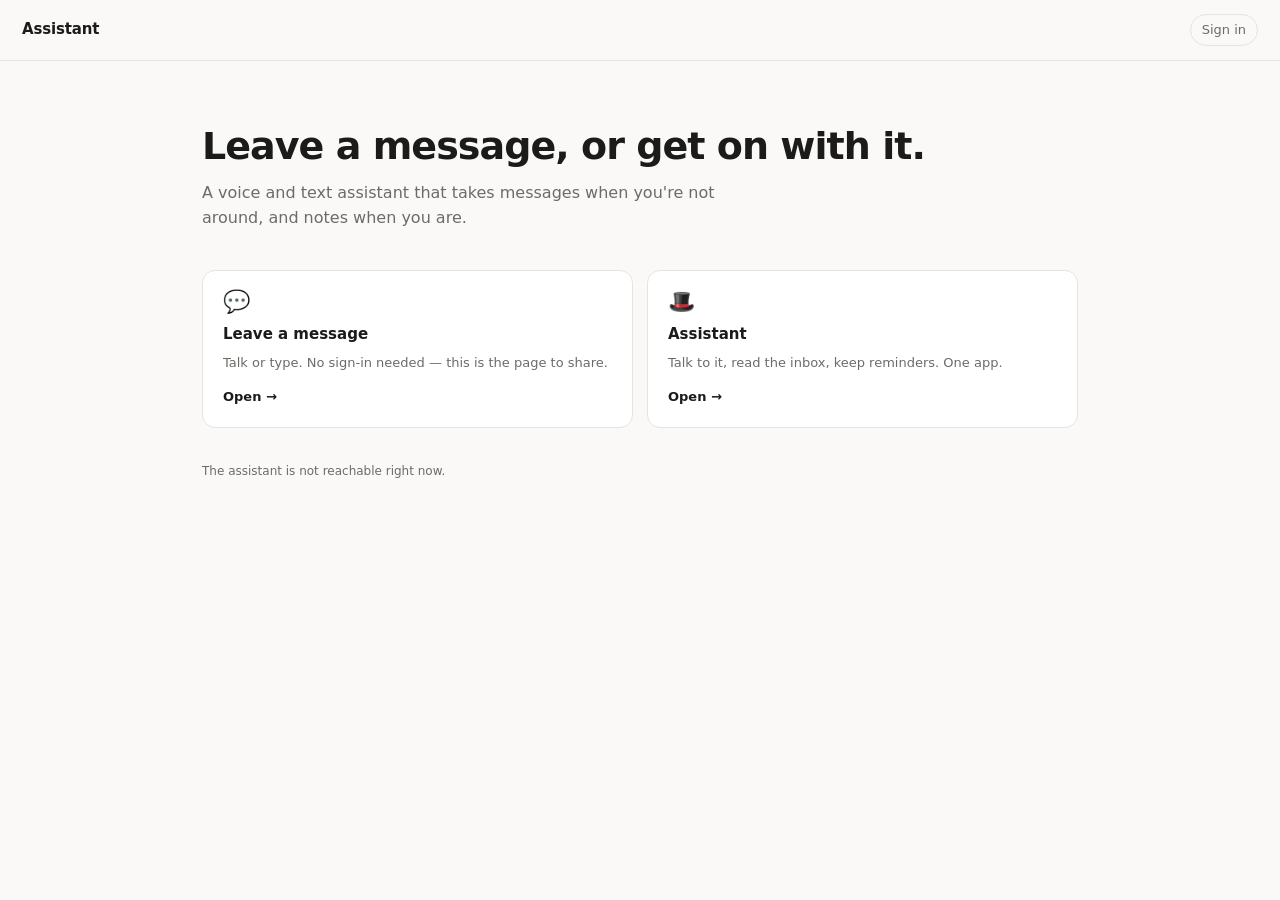
<file: docs/index.html>
<!doctype html>
<html lang="en">
<head>
<meta charset="utf-8">
<meta name="viewport" content="width=device-width, initial-scale=1">
<title>Assistant</title>
<link rel="manifest" href="manifest.json">
<link rel="apple-touch-icon" href="icons/apple-touch-icon.png">
<meta name="theme-color" content="#131314">
<meta name="apple-mobile-web-app-capable" content="yes">
<meta name="apple-mobile-web-app-status-bar-style" content="black-translucent">
<meta name="apple-mobile-web-app-title" content="Assistant">
<link rel="stylesheet" href="css/app.css">
</head>
<body>

<div class="landing">
  <nav class="topbar">
    <span class="brand">Assistant</span>
    <span class="spacer"></span>
    <span class="who" id="who" hidden></span>
    <button class="chip" id="signIn">Sign in</button>
    <button class="chip" id="signOut" hidden>Sign out</button>
  </nav>

  <main class="hero">
    <h1>Leave a message, or get on with it.</h1>
    <p class="lede">
      A voice and text assistant that takes messages when you're not around,
      and notes when you are.
    </p>

    <div class="cards">
      <a class="card" href="message.html">
        <span class="card-icon">💬</span>
        <h2>Leave a message</h2>
        <p>Talk or type. No sign-in needed — this is the page to share.</p>
        <span class="card-go">Open →</span>
      </a>

      <!-- Not shown at all until there is a session. Advertising the owner's
           app to everyone who is given the message link, complete with a
           "sign in required" badge, tells a stranger exactly where to knock. -->
      <a class="card" href="app.html" data-needs-auth hidden>
        <span class="card-icon">🎩</span>
        <h2>Assistant</h2>
        <p>Talk to it, read the inbox, keep reminders. One app.</p>
        <span class="card-go">Open →</span>
      </a>
    </div>

    <p class="status" id="status"></p>
  </main>
</div>

<!-- Sign-in is a dialog rather than a page, so landing here and signing in
     does not cost a navigation. -->
<dialog id="loginDialog" class="login-dialog">
  <form id="loginForm" autocomplete="on" method="dialog">
    <h1>Sign in</h1>
    <p>Owner access.</p>
    <label for="email">Email</label>
    <input type="email" id="email" required autocomplete="username">
    <label for="password">Password</label>
    <input type="password" id="password" required autocomplete="current-password">
    <div class="dialog-actions">
      <button type="button" class="chip" id="cancelLogin">Cancel</button>
      <button type="submit" class="primary" id="loginBtn">Sign in</button>
    </div>
    <div class="err" id="loginErr" role="alert"></div>
  </form>
</dialog>

<script type="module">
const API = "https://assistant-ai.duckdns.org";
const SESSION_KEY = "assistant.session";
const EMAIL_KEY = "assistant.email";

const $ = (id) => document.getElementById(id);
const dialog = $("loginDialog");

// localStorage, and the same key the app uses.
//
// This was sessionStorage, which is a different box entirely -- so signing in
// here put the token somewhere app.html never looks, and the app asked for the
// password a second time the moment you arrived. One sign-in, one place.
function token() {
  try { return localStorage.getItem(SESSION_KEY) || ""; } catch { return ""; }
}

function paint() {
  const signedIn = Boolean(token());
  $("signIn").hidden = signedIn;
  $("signOut").hidden = !signedIn;
  $("who").hidden = !signedIn;
  $("who").textContent = signedIn ? (localStorage.getItem(EMAIL_KEY) || "") : "";
  for (const card of document.querySelectorAll("[data-needs-auth]")) {
    card.hidden = !signedIn;
  }
}

$("signIn").addEventListener("click", () => {
  dialog.returnValue = "";
  dialog.showModal();
});

$("signOut").addEventListener("click", () => {
  try {
    localStorage.removeItem(SESSION_KEY);
    localStorage.removeItem(EMAIL_KEY);
  } catch { /* ignore */ }
  $("status").textContent = "Signed out.";
  paint();
});

$("cancelLogin").addEventListener("click", () => dialog.close(""));

$("loginForm").addEventListener("submit", async (e) => {
  e.preventDefault();
  const err = $("loginErr");
  err.textContent = "";
  $("loginBtn").disabled = true;
  const destination = dialog.returnValue;
  try {
    const res = await fetch(`${API}/auth/login`, {
      method: "POST",
      headers: { "Content-Type": "application/json" },
      body: JSON.stringify({ email: $("email").value, password: $("password").value }),
    });
    if (!res.ok) {
      // The server returns the same 401 for unknown email and wrong password,
      // so there is nothing more specific to say here either.
      err.textContent = res.status === 429
        ? "Too many attempts. Wait a minute."
        : "Those details were not accepted.";
      return;
    }
    const { token: t } = await res.json();
    try {
      localStorage.setItem(SESSION_KEY, t);
      localStorage.setItem(EMAIL_KEY, $("email").value);
    } catch { /* private mode */ }
    dialog.close("");
    paint();
    // Straight into the app: signing in on this page is only ever a way of
    // getting there.
    location.href = destination || "app.html";
  } catch {
    err.textContent = "Could not reach the server.";
  } finally {
    $("loginBtn").disabled = false;
  }
});

// Show whether the backend is actually up, so a dead service is obvious here
// rather than three clicks later.
(async () => {
  try {
    const r = await fetch(`${API}/health`);
    if (!r.ok) throw new Error();
    const h = await r.json();
    $("status").textContent = `Service up · v${h.version}`;
  } catch {
    $("status").textContent = "The assistant is not reachable right now.";
  }
})();

paint();
</script>
<script type="module">
import { registerServiceWorker } from "./js/pwa.js";
registerServiceWorker();
</script>
</body>
</html>
</file>
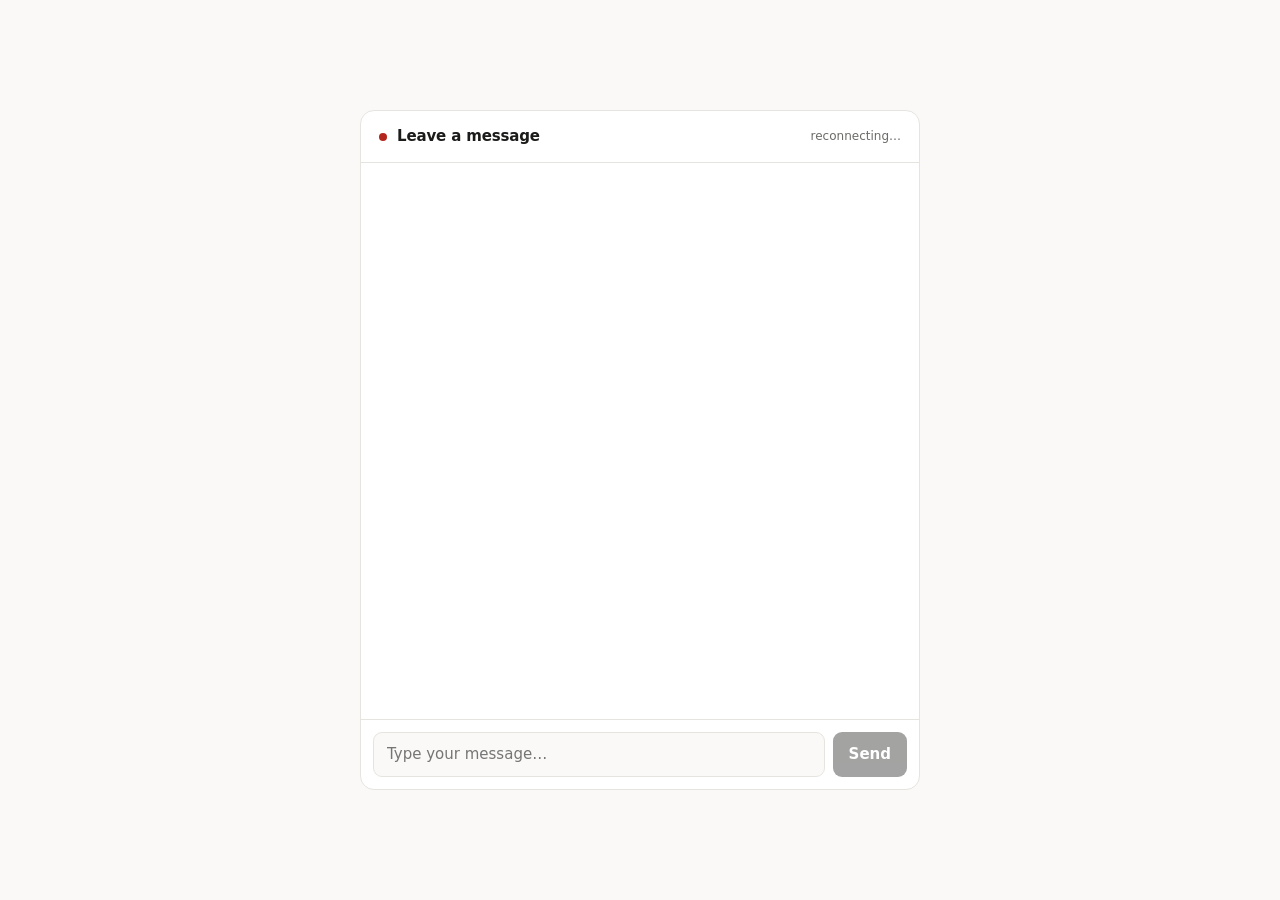
<file: frontend/index.html>
<!doctype html>
<html lang="en">
<head>
<meta charset="utf-8">
<meta name="viewport" content="width=device-width, initial-scale=1">
<title>Leave a message</title>
<style>
  :root {
    color-scheme: light dark;
    --bg:#faf9f7; --panel:#ffffff; --fg:#1b1b1a; --mut:#6b6b68; --line:#e6e4df;
    --agent-bg:#f2f1ed; --user-bg:#1b1b1a; --user-fg:#faf9f7;
    --ok:#137a4b; --bad:#b3261e; --accent:#1b1b1a;
  }
  @media (prefers-color-scheme: dark) {
    :root {
      --bg:#131314; --panel:#1a1a1c; --fg:#e9e8e4; --mut:#98978f; --line:#2c2c2f;
      --agent-bg:#232326; --user-bg:#e9e8e4; --user-fg:#131314;
      --ok:#4ade80; --bad:#f87171; --accent:#e9e8e4;
    }
  }
  * { box-sizing:border-box; }
  body {
    margin:0; min-height:100dvh; background:var(--bg); color:var(--fg);
    font:15px/1.55 ui-sans-serif, system-ui, -apple-system, "Segoe UI", sans-serif;
    display:grid; place-items:center; padding:16px;
  }
  .app {
    width:min(100%, 560px); height:min(88dvh, 680px); background:var(--panel);
    border:1px solid var(--line); border-radius:14px; display:flex; flex-direction:column;
    overflow:hidden;
  }
  header { padding:14px 18px; border-bottom:1px solid var(--line); display:flex; align-items:center; gap:10px; }
  header h1 { margin:0; font-size:15px; font-weight:600; letter-spacing:-0.01em; }
  .dot { width:8px; height:8px; border-radius:50%; background:var(--mut); flex:none; transition:background .2s; }
  .dot.ok { background:var(--ok); } .dot.bad { background:var(--bad); }
  .state { margin-left:auto; font-size:12px; color:var(--mut); }

  #log { flex:1; overflow-y:auto; padding:18px; display:flex; flex-direction:column; gap:12px; }
  .msg { max-width:82%; padding:9px 13px; border-radius:14px; white-space:pre-wrap; word-wrap:break-word; }
  .msg.agent { background:var(--agent-bg); border-bottom-left-radius:5px; align-self:flex-start; }
  .msg.user  { background:var(--user-bg); color:var(--user-fg); border-bottom-right-radius:5px; align-self:flex-end; }
  .msg.error { background:transparent; color:var(--bad); border:1px solid var(--bad); align-self:stretch; max-width:100%; font-size:13px; }
  .meta { align-self:flex-start; font-size:11px; color:var(--mut); font-family:ui-monospace,Consolas,monospace; }

  .cursor::after {
    content:"▋"; margin-left:1px; opacity:.5; animation:blink 1s steps(2) infinite;
  }
  @keyframes blink { 50% { opacity:0; } }

  form { display:flex; gap:8px; padding:12px; border-top:1px solid var(--line); }
  input[type=text] {
    flex:1; padding:10px 13px; border-radius:9px; border:1px solid var(--line);
    background:var(--bg); color:var(--fg); font:inherit; min-width:0;
  }
  input[type=text]:focus { outline:2px solid var(--accent); outline-offset:-1px; }
  button {
    padding:10px 16px; border-radius:9px; border:0; background:var(--accent);
    color:var(--panel); font:inherit; font-weight:550; cursor:pointer;
  }
  button:disabled { opacity:.4; cursor:not-allowed; }
  @media (prefers-reduced-motion: reduce) { .cursor::after { animation:none; } }
</style>
</head>
<body>
<div class="app">
  <header>
    <span class="dot" id="dot"></span>
    <h1>Leave a message</h1>
    <span class="state" id="state">connecting…</span>
  </header>
  <div id="log" role="log" aria-live="polite"></div>
  <form id="form" autocomplete="off">
    <input type="text" id="input" placeholder="Type your message…" disabled
           aria-label="Your message" maxlength="4000">
    <button type="submit" id="send" disabled>Send</button>
  </form>
</div>

<script type="module">
const WS_URL = "wss://assistant-ai.duckdns.org/ws/chat";

const $ = (id) => document.getElementById(id);
const log = $("log"), input = $("input"), send = $("send"), form = $("form");
const dot = $("dot"), state = $("state");

let socket = null;
let streaming = null;   // the agent bubble currently being written into
let retryDelay = 1000;

function setState(text, cls) {
  state.textContent = text;
  dot.className = "dot" + (cls ? " " + cls : "");
}

function bubble(cls, text = "") {
  const el = document.createElement("div");
  el.className = "msg " + cls;
  el.textContent = text;
  log.appendChild(el);
  log.scrollTop = log.scrollHeight;
  return el;
}

function setComposerEnabled(on) {
  input.disabled = !on;
  send.disabled = !on;
  if (on) input.focus();
}

function connect() {
  setState("connecting…");
  socket = new WebSocket(WS_URL);

  socket.onopen = () => {
    retryDelay = 1000;
    setState("connected", "ok");
    setComposerEnabled(true);
  };

  socket.onmessage = (event) => {
    const msg = JSON.parse(event.data);

    if (msg.type === "ready") {
      // Nothing to show — the server is just handing us a conversation id.
      return;
    }
    if (msg.type === "token") {
      if (!streaming) {
        streaming = bubble("agent");
        streaming.classList.add("cursor");
      }
      streaming.textContent += msg.text;
      log.scrollTop = log.scrollHeight;
      return;
    }
    if (msg.type === "done") {
      if (streaming) streaming.classList.remove("cursor");
      streaming = null;
      // Latency and model are surfaced deliberately: §7 says we cannot tune
      // what we cannot see, and this is the cheapest possible view of it.
      const meta = document.createElement("div");
      meta.className = "meta";
      meta.textContent = `${msg.model} · first token ${msg.first_token_ms}ms · total ${msg.total_ms}ms`;
      log.appendChild(meta);
      log.scrollTop = log.scrollHeight;
      setComposerEnabled(true);
      return;
    }
    if (msg.type === "error") {
      if (streaming) streaming.classList.remove("cursor");
      streaming = null;
      bubble("error", msg.message);
      setComposerEnabled(true);
    }
  };

  socket.onclose = (event) => {
    setComposerEnabled(false);
    streaming = null;
    // 1008 is the server refusing us on policy — a disallowed Origin, too many
    // connections, or at capacity. Reconnecting would just be refused again.
    if (event.code === 1008) {
      setState("refused", "bad");
      bubble("error", `Connection refused: ${event.reason || "policy"}`);
      return;
    }
    setState("reconnecting…", "bad");
    setTimeout(connect, retryDelay);
    retryDelay = Math.min(retryDelay * 2, 15000);
  };

  socket.onerror = () => setState("connection error", "bad");
}

form.addEventListener("submit", (e) => {
  e.preventDefault();
  const text = input.value.trim();
  if (!text || !socket || socket.readyState !== WebSocket.OPEN) return;
  bubble("user", text);
  socket.send(JSON.stringify({ type: "user_message", text }));
  input.value = "";
  setComposerEnabled(false);
});

connect();
</script>
</body>
</html>
</file>
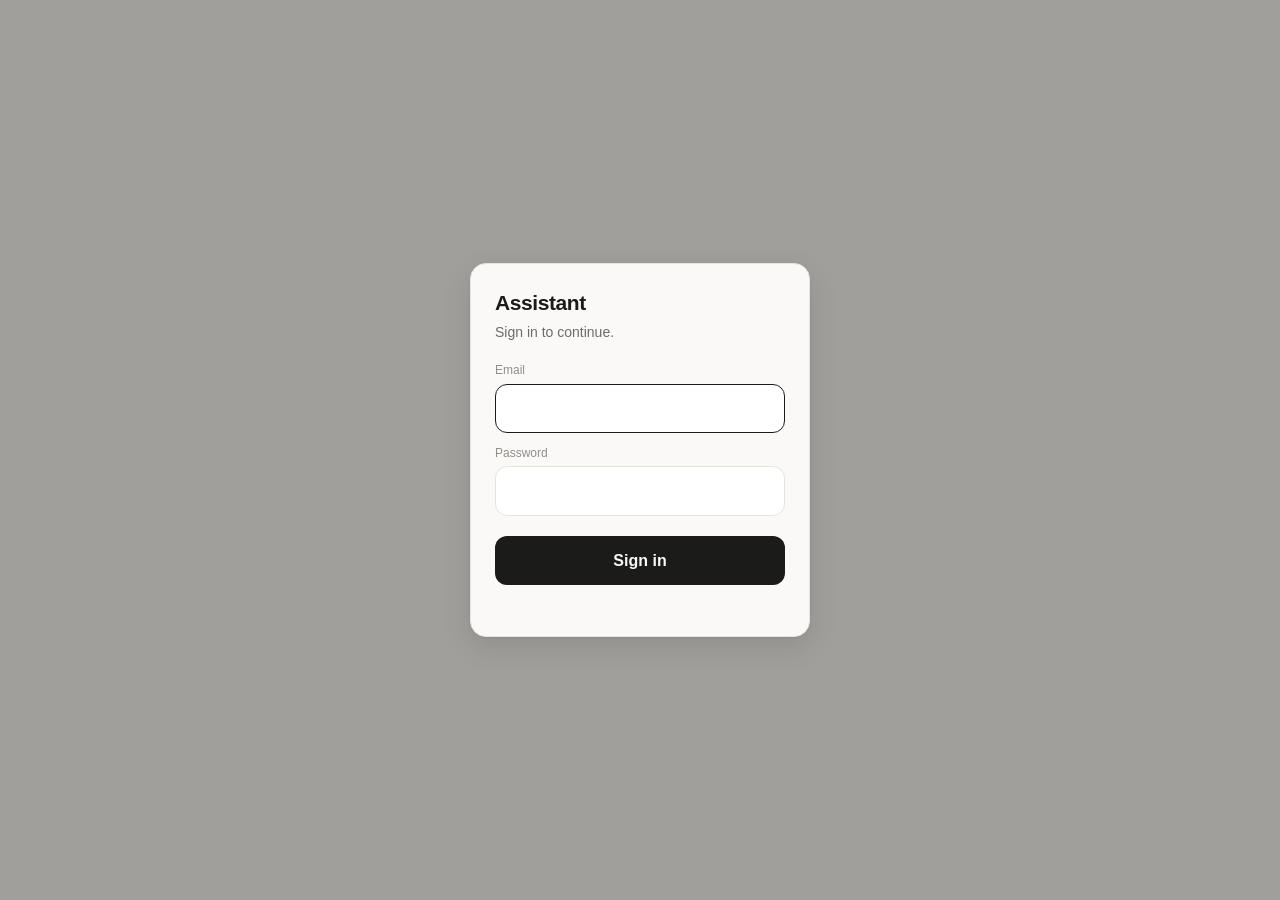
<file: docs/app.html>
<!doctype html>
<html lang="en">
<head>
<meta charset="utf-8">
<meta name="viewport" content="width=device-width, initial-scale=1, viewport-fit=cover">
<title>Assistant</title>
<link rel="manifest" href="manifest.json">
<link rel="apple-touch-icon" href="icons/apple-touch-icon.png">
<meta name="theme-color" content="#faf9f7" media="(prefers-color-scheme: light)">
<meta name="theme-color" content="#131314" media="(prefers-color-scheme: dark)">
<meta name="apple-mobile-web-app-capable" content="yes">
<meta name="apple-mobile-web-app-status-bar-style" content="black-translucent">
<meta name="apple-mobile-web-app-title" content="Assistant">
<link rel="stylesheet" href="css/shell.css">
</head>
<body>

<!-- Hidden until a session exists. Shipping it visible and covering it with a
     dialog meant the app was there to be found behind the login screen. -->
<div class="shell" id="shell" hidden>
  <div class="appbar">
    <button class="iconbtn" id="refreshBtn" title="Refresh" aria-label="Refresh">
      <svg viewBox="0 0 24 24" fill="none" stroke="currentColor" stroke-width="2"
           stroke-linecap="round" stroke-linejoin="round">
        <path d="M21 12a9 9 0 1 1-2.6-6.4"/><path d="M21 3v6h-6"/></svg>
    </button>
    <div class="title"><b>Assistant</b><span id="appSub">at your service</span></div>
    <button class="iconbtn" id="signOutBtn" title="Sign out" aria-label="Sign out">
      <svg viewBox="0 0 24 24" fill="none" stroke="currentColor" stroke-width="2"
           stroke-linecap="round" stroke-linejoin="round">
        <path d="M9 21H5a2 2 0 0 1-2-2V5a2 2 0 0 1 2-2h4"/>
        <path d="M16 17l5-5-5-5"/><path d="M21 12H9"/></svg>
    </button>
  </div>

  <div class="subbar">
    <h1 id="viewTitle"><span id="viewIcon"></span><span id="viewName">Today</span></h1>
    <span class="dot" id="dot" hidden></span>
    <span class="state" id="state" style="font-size:.75rem;color:var(--text-faint)"></span>
  </div>

  <div class="views" id="views">

    <!-- ---------- Today ---------- -->
    <section class="view active" id="view-today">
      <div class="greeting" id="greeting">Good day</div>
      <p class="greeting-sub" id="todayDate"></p>
      <div id="todayBody"></div>
      <div class="pillrow">
        <button class="pill" data-goto="talk">
          <svg viewBox="0 0 24 24" fill="none" stroke="currentColor" stroke-width="2"
               stroke-linecap="round"><path d="M21 15a2 2 0 0 1-2 2H7l-4 4V5a2 2 0 0 1 2-2h14a2 2 0 0 1 2 2z"/></svg>
          Talk to the assistant
        </button>
        <button class="pill" data-goto="inbox">
          <svg viewBox="0 0 24 24" fill="none" stroke="currentColor" stroke-width="2"
               stroke-linecap="round" stroke-linejoin="round">
            <path d="M22 12h-6l-2 3h-4l-2-3H2"/>
            <path d="M5.45 5.11 2 12v6a2 2 0 0 0 2 2h16a2 2 0 0 0 2-2v-6l-3.45-6.89A2 2 0 0 0 16.76 4H7.24a2 2 0 0 0-1.79 1.11z"/></svg>
          Open the inbox
        </button>
      </div>
    </section>

    <!-- ---------- Talk ---------- -->
    <section class="view flush" id="view-talk">
      <div class="log" id="log" role="log" aria-live="polite"></div>
    </section>

    <!-- ---------- Inbox ---------- -->
    <section class="view" id="view-inbox">
      <div class="pillrow" style="margin:0 0 var(--sp-4)">
        <button class="pill" data-filter="status" data-value="new" aria-pressed="true">New</button>
        <button class="pill" data-filter="status" data-value="" aria-pressed="false">All</button>
        <button class="pill" data-filter="mode" data-value="" aria-pressed="true">Both</button>
        <button class="pill" data-filter="mode" data-value="visitor" aria-pressed="false">Inbound</button>
        <button class="pill" data-filter="mode" data-value="owner" aria-pressed="false">Mine</button>
      </div>
      <div id="inboxBody"></div>
    </section>

    <!-- ---------- Planner: calendar, tasks, projects ---------- -->
    <section class="view" id="view-planner">
      <div class="seg" id="plannerSeg" role="tablist">
        <button role="tab" type="button" data-pane="calendar" aria-selected="true">Calendar</button>
        <button role="tab" type="button" data-pane="tasks" aria-selected="false">Tasks</button>
        <button role="tab" type="button" data-pane="projects" aria-selected="false">Projects</button>
      </div>

      <div class="pane active" id="pane-calendar">
        <div class="calbar">
          <b id="calLabel"></b>
          <span class="grp">
            <button class="iconbtn" id="calPrev" aria-label="Previous month">
              <svg viewBox="0 0 24 24" fill="none" stroke="currentColor" stroke-width="2"
                   stroke-linecap="round" stroke-linejoin="round"><path d="m15 18-6-6 6-6"/></svg>
            </button>
            <button class="pill" id="calToday">Today</button>
            <button class="iconbtn" id="calNext" aria-label="Next month">
              <svg viewBox="0 0 24 24" fill="none" stroke="currentColor" stroke-width="2"
                   stroke-linecap="round" stroke-linejoin="round"><path d="m9 18 6-6-6-6"/></svg>
            </button>
          </span>
        </div>
        <div class="cal-head" aria-hidden="true">
          <span>Mo</span><span>Tu</span><span>We</span><span>Th</span>
          <span>Fr</span><span>Sa</span><span>Su</span>
        </div>
        <div class="cal" id="calGrid"></div>
        <div class="legend" id="calLegend"></div>
        <div class="stats" id="calStats"></div>
        <div class="section-label" id="dayLabel"></div>
        <div class="pillrow" style="margin:0 0 var(--sp-3)">
          <button class="pill" data-new="task">+ Task</button>
          <button class="pill" data-new="event">+ Event</button>
        </div>
        <div id="agenda"></div>
      </div>

      <div class="pane" id="pane-tasks">
        <div class="pillrow" style="margin:0 0 var(--sp-4)">
          <button class="pill" data-new="task">+ New task</button>
          <button class="pill" id="toggleDone" aria-pressed="false">Show done</button>
        </div>
        <div id="taskBody"></div>
      </div>

      <div class="pane" id="pane-projects">
        <div class="pillrow" style="margin:0 0 var(--sp-4)">
          <button class="pill" data-new="project">+ New project</button>
        </div>
        <div id="projectBody"></div>
      </div>
    </section>

    <!-- ---------- Settings ---------- -->
    <section class="view" id="view-settings">
      <div class="section-label">Standing instructions</div>
      <div class="card static" style="display:block">
        <p style="margin:0 0 var(--sp-2);font-size:var(--fs-footnote);color:var(--text-dim)">
          Given to the assistant that answers other people. Things like
          "I'm away until the 15th" or "always ask what company they're from".
        </p>
        <textarea id="briefing" rows="4" maxlength="1200"
          placeholder="Nothing set. The assistant just takes messages."
          style="width:100%;background:var(--bg);border:1px solid var(--border);
                 border-radius:var(--r-sm);color:var(--text);font:inherit;
                 font-size:var(--fs-footnote);padding:10px;resize:vertical"></textarea>
        <div class="pillrow" style="margin-top:var(--sp-2)">
          <button class="pill" id="saveBriefing">Save</button>
          <span class="state" id="briefingState"
                style="font-size:var(--fs-caption);color:var(--text-faint);align-self:center"></span>
        </div>
      </div>

      <div class="section-label">Notifications</div>
      <div id="pushBody"></div>
      <div class="section-label">Service</div>
      <div class="card static">
        <span class="chip-icon">
          <svg viewBox="0 0 24 24" fill="none" stroke="currentColor" stroke-width="2"
               stroke-linecap="round"><path d="M12 2v4M12 18v4M4.9 4.9l2.9 2.9M16.2 16.2l2.9 2.9M2 12h4M18 12h4M4.9 19.1l2.9-2.9M16.2 7.8l2.9-2.9"/></svg>
        </span>
        <div class="body"><b id="svcState">checking…</b><span id="svcDetail"></span></div>
      </div>
      <div class="section-label">Account</div>
      <div class="card static">
        <span class="chip-icon">
          <svg viewBox="0 0 24 24" fill="none" stroke="currentColor" stroke-width="2"
               stroke-linecap="round" stroke-linejoin="round">
            <path d="M20 21v-2a4 4 0 0 0-4-4H8a4 4 0 0 0-4 4v2"/><circle cx="12" cy="7" r="4"/></svg>
        </span>
        <div class="body"><b id="acctEmail">—</b><span>signed in</span></div>
      </div>
      <div class="pillrow">
        <button class="pill" id="settingsSignOut">Sign out</button>
      </div>
    </section>
  </div>

  <!-- Composer belongs to Talk only; hidden elsewhere so the tab bar sits flush. -->
  <form class="composer" id="form" autocomplete="off" hidden>
    <button type="button" class="iconbtn" id="mic" aria-pressed="false"
            title="Start a voice call" aria-label="Start a voice call">
      <svg viewBox="0 0 24 24" fill="none" stroke="currentColor" stroke-width="2"
           stroke-linecap="round" stroke-linejoin="round">
        <path d="M22 16.92v3a2 2 0 0 1-2.18 2 19.79 19.79 0 0 1-8.63-3.07 19.5 19.5 0 0 1-6-6A19.79 19.79 0 0 1 2.12 4.18 2 2 0 0 1 4.11 2h3a2 2 0 0 1 2 1.72c.13.96.36 1.9.7 2.81a2 2 0 0 1-.45 2.11L8.09 9.91a16 16 0 0 0 6 6l1.27-1.27a2 2 0 0 1 2.11-.45c.9.34 1.85.57 2.81.7A2 2 0 0 1 22 16.92z"/></svg>
    </button>
    <input type="text" id="input" placeholder="Type…" disabled
           aria-label="Message" maxlength="4000">
    <button type="button" class="iconbtn" id="mute" aria-pressed="false"
            title="Mute the voice">🔊</button>
    <button type="submit" class="send" id="send" disabled aria-label="Send">
      <svg viewBox="0 0 24 24" fill="none" stroke="currentColor" stroke-width="2"
           stroke-linecap="round" stroke-linejoin="round">
        <path d="M22 2 11 13"/><path d="M22 2 15 22l-4-9-9-4z"/></svg>
    </button>
  </form>

  <nav class="tabs" id="tabs" role="tablist">
    <button class="tab" role="tab" data-view="today" aria-selected="true">
      <span class="puck"><svg viewBox="0 0 24 24" fill="none" stroke="currentColor" stroke-width="2"
        stroke-linecap="round"><circle cx="12" cy="12" r="4"/><path d="M12 2v2M12 20v2M4.9 4.9l1.4 1.4M17.7 17.7l1.4 1.4M2 12h2M20 12h2M4.9 19.1l1.4-1.4M17.7 6.3l1.4-1.4"/></svg></span>
      <small>Today</small>
    </button>
    <button class="tab" role="tab" data-view="talk" aria-selected="false">
      <span class="puck"><svg viewBox="0 0 24 24" fill="none" stroke="currentColor" stroke-width="2"
        stroke-linecap="round" stroke-linejoin="round"><path d="M21 15a2 2 0 0 1-2 2H7l-4 4V5a2 2 0 0 1 2-2h14a2 2 0 0 1 2 2z"/></svg></span>
      <small>Talk</small>
    </button>
    <button class="tab" role="tab" data-view="inbox" aria-selected="false">
      <span class="puck"><svg viewBox="0 0 24 24" fill="none" stroke="currentColor" stroke-width="2"
        stroke-linecap="round" stroke-linejoin="round"><path d="M22 12h-6l-2 3h-4l-2-3H2"/><path d="M5.45 5.11 2 12v6a2 2 0 0 0 2 2h16a2 2 0 0 0 2-2v-6l-3.45-6.89A2 2 0 0 0 16.76 4H7.24a2 2 0 0 0-1.79 1.11z"/></svg></span>
      <small>Inbox</small><span class="badge" id="inboxBadge" hidden></span>
    </button>
    <button class="tab" role="tab" data-view="planner" aria-selected="false">
      <span class="puck"><svg viewBox="0 0 24 24" fill="none" stroke="currentColor" stroke-width="2"
        stroke-linecap="round" stroke-linejoin="round"><rect x="3" y="4" width="18" height="18" rx="2"/><path d="M16 2v4M8 2v4M3 10h18"/><path d="m9 16 2 2 4-4"/></svg></span>
      <small>Planner</small><span class="badge" id="dueBadge" hidden></span>
    </button>
    <button class="tab" role="tab" data-view="settings" aria-selected="false">
      <span class="puck"><svg viewBox="0 0 24 24" fill="none" stroke="currentColor" stroke-width="2"
        stroke-linecap="round" stroke-linejoin="round"><circle cx="12" cy="12" r="3"/><path d="M19.4 15a1.65 1.65 0 0 0 .33 1.82l.06.06a2 2 0 1 1-2.83 2.83l-.06-.06a1.65 1.65 0 0 0-1.82-.33 1.65 1.65 0 0 0-1 1.51V21a2 2 0 0 1-4 0v-.09A1.65 1.65 0 0 0 9 19.4a1.65 1.65 0 0 0-1.82.33l-.06.06a2 2 0 1 1-2.83-2.83l.06-.06a1.65 1.65 0 0 0 .33-1.82 1.65 1.65 0 0 0-1.51-1H3a2 2 0 0 1 0-4h.09A1.65 1.65 0 0 0 4.6 9a1.65 1.65 0 0 0-.33-1.82l-.06-.06a2 2 0 1 1 2.83-2.83l.06.06A1.65 1.65 0 0 0 9 4.6a1.65 1.65 0 0 0 1-1.51V3a2 2 0 0 1 4 0v.09a1.65 1.65 0 0 0 1 1.51 1.65 1.65 0 0 0 1.82-.33l.06-.06a2 2 0 1 1 2.83 2.83l-.06.06a1.65 1.65 0 0 0-.33 1.82V9a1.65 1.65 0 0 0 1.51 1H21a2 2 0 0 1 0 4h-.09a1.65 1.65 0 0 0-1.51 1z"/></svg></span>
      <small>Settings</small>
    </button>
  </nav>
</div>

<!-- Sign in sits over the shell rather than replacing it, so there is one
     app rather than two screens that happen to share a stylesheet. -->
<dialog class="login-dialog" id="loginDialog">
  <form class="login-card" id="loginForm" autocomplete="on" method="dialog">
    <h1>Assistant</h1>
    <p>Sign in to continue.</p>
    <label for="email">Email</label>
    <input type="email" id="email" required autocomplete="username">
    <label for="password">Password</label>
    <input type="password" id="password" required autocomplete="current-password">
    <button type="submit" class="btn-primary" id="loginBtn">Sign in</button>
    <div class="err" id="loginErr" role="alert"></div>
  </form>
</dialog>

<!-- One sheet for every form: new task, new event, new project, and editing
     any of them. Six near-identical dialogs in the markup would drift apart
     the first time one of them changed. -->
<dialog class="sheet" id="sheet">
  <form id="sheetForm" autocomplete="off"></form>
</dialog>

<script type="module" src="./js/app.js"></script>
</body>
</html>
</file>
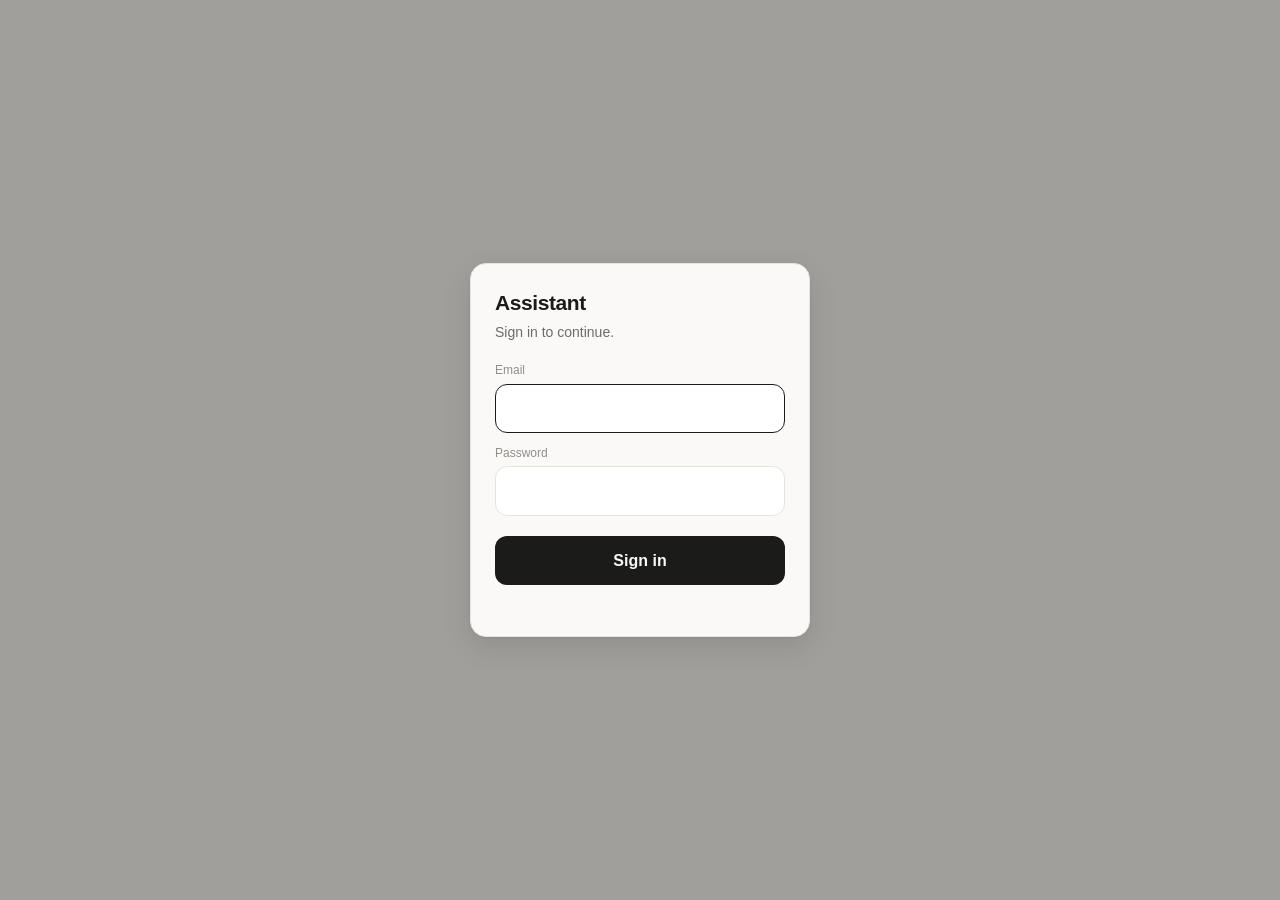
<file: docs/assistant.html>
<!doctype html>
<html lang="en">
<head>
<meta charset="utf-8">
<title>Assistant</title>
<!-- The owner chat moved into the owner app as a module. Kept as a redirect so
     bookmarks, the old manifest shortcuts and anything already installed
     keep working rather than 404ing. -->
<meta http-equiv="refresh" content="0; url=app.html">
<link rel="canonical" href="app.html">
</head>
<body>
<p>Moved to <a href="app.html">the app</a>.</p>
<script>location.replace("app.html");</script>
</body>
</html>
</file>
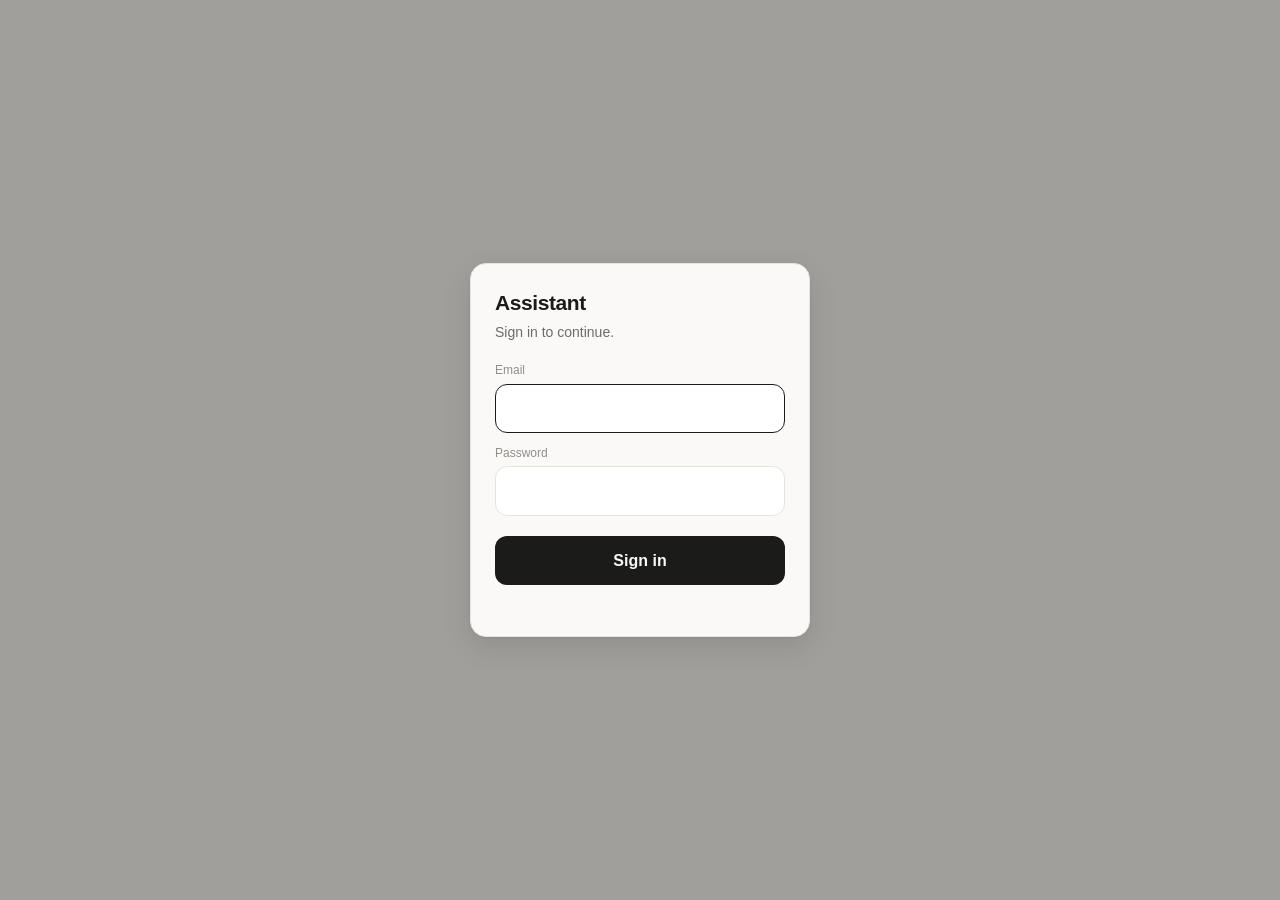
<file: docs/dashboard.html>
<!doctype html>
<html lang="en">
<head>
<meta charset="utf-8">
<title>Assistant</title>
<!-- The inbox moved into the owner app as a module. Kept as a redirect so
     bookmarks, the old manifest shortcuts and anything already installed
     keep working rather than 404ing. -->
<meta http-equiv="refresh" content="0; url=app.html">
<link rel="canonical" href="app.html">
</head>
<body>
<p>Moved to <a href="app.html">the app</a>.</p>
<script>location.replace("app.html");</script>
</body>
</html>
</file>
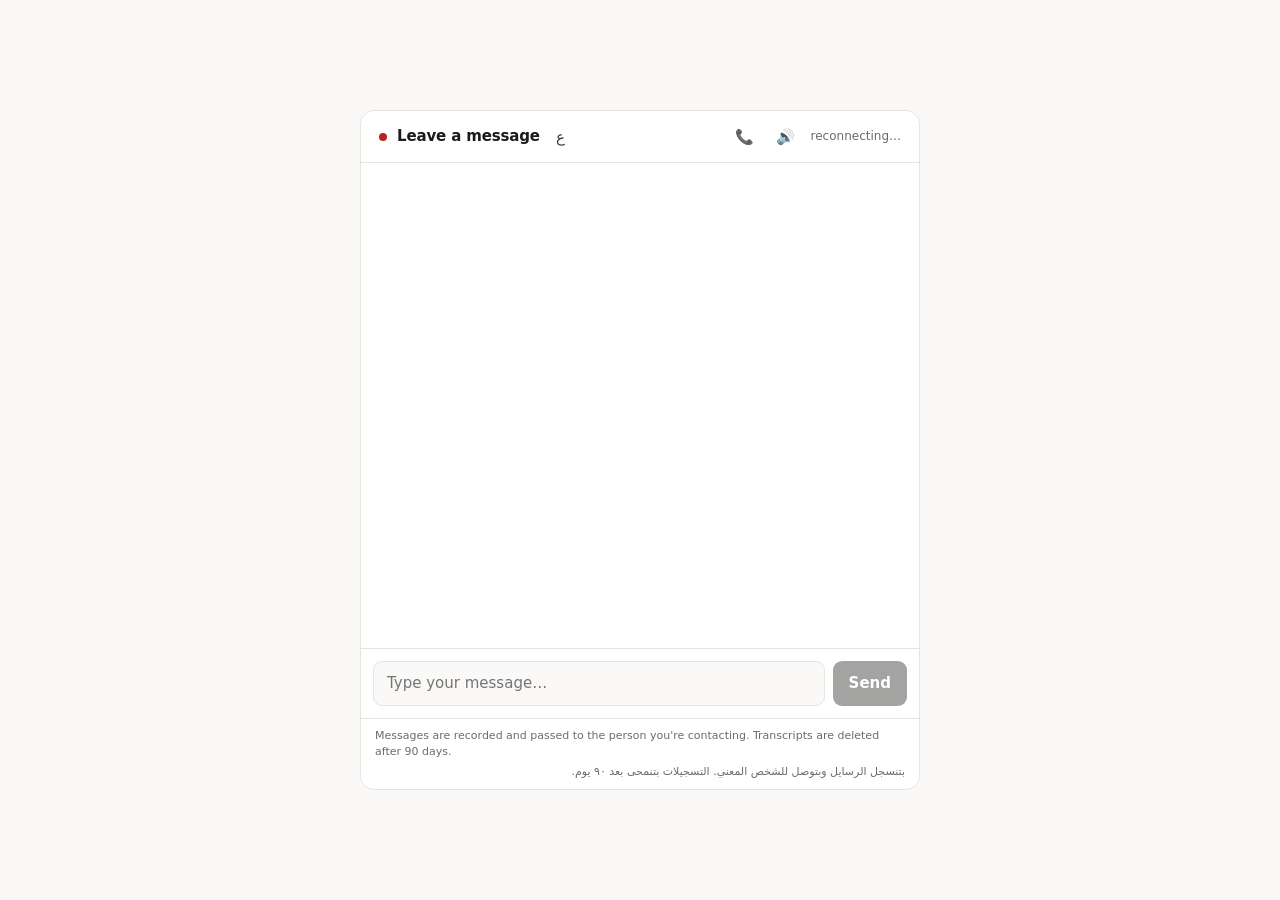
<file: docs/message.html>
<!doctype html>
<html lang="en">
<head>
<meta charset="utf-8">
<meta name="viewport" content="width=device-width, initial-scale=1">
<title>Leave a message</title>
<link rel="manifest" href="manifest.json">
<link rel="apple-touch-icon" href="icons/apple-touch-icon.png">
<meta name="theme-color" content="#131314">
<meta name="apple-mobile-web-app-capable" content="yes">
<meta name="apple-mobile-web-app-status-bar-style" content="black-translucent">
<meta name="apple-mobile-web-app-title" content="Assistant">
<link rel="stylesheet" href="css/app.css">
</head>
<body class="centred">
<div class="app">
  <header>
    <span class="dot" id="dot"></span>
    <h1>Leave a message</h1>
    <button type="button" id="lang" class="icon"
            title="التحويل إلى العربية">ع</button>
    <!-- A phone, not a microphone: this starts a call, it does not dictate a
         message. The owner app made the same swap. -->
    <button type="button" id="mic" class="icon" aria-pressed="false"
            title="Start a voice call" aria-label="Start a voice call">📞</button>
    <button type="button" id="mute" class="icon" aria-pressed="false"
            title="Mute the voice">🔊</button>
    <span class="state" id="state">connecting…</span>
  </header>
  <div id="log" role="log" aria-live="polite"></div>
  <form id="form" class="composer" autocomplete="off">
    <input type="text" id="input" placeholder="Type your message…" disabled
           aria-label="Your message" maxlength="4000">
    <button type="submit" id="send" class="primary" disabled>Send</button>
  </form>
  <!-- §13: visitors are told what happens to what they say, before they say it. -->
  <p class="notice">
    Messages are recorded and passed to the person you're contacting.
    Transcripts are deleted after 90 days.
    <span dir="rtl" style="display:block;margin-top:4px">
      بتنسجل الرسايل وبتوصل للشخص المعني. التسجيلات بتنمحى بعد ٩٠ يوم.
    </span>
  </p>
</div>

<script type="module">
import { startWidget } from "./js/widget.js";

// Visitor mode: no session token, so the server keeps this a visitor
// conversation. Mode is derived server-side from verified auth and there is no
// field a client can set to change it.
startWidget({
  wsUrl: "wss://assistant-ai.duckdns.org/ws/chat",
  tokenKey: "assistant.resume.visitor",
  consentNotice:
    "This will record what you say and send it for transcription so a message " +
    "can be taken. Transcripts are deleted after 90 days.\n\nContinue?",
  el: {
    log: document.getElementById("log"),
    input: document.getElementById("input"),
    send: document.getElementById("send"),
    form: document.getElementById("form"),
    dot: document.getElementById("dot"),
    state: document.getElementById("state"),
    mic: document.getElementById("mic"),
    mute: document.getElementById("mute"),
    lang: document.getElementById("lang"),
  },
  strings: {
    enPlaceholder: "Type your message…",
    arPlaceholder: "اكتب رسالتك…",
  },
});
</script>
<script type="module">
import { registerServiceWorker } from "./js/pwa.js";
registerServiceWorker();
</script>
</body>
</html>
</file>
<file: docs/css/app.css>
/* Shared styling for the visitor widget, the owner widget and the dashboard. */

:root {
  color-scheme: light dark;
  --bg:#faf9f7; --panel:#ffffff; --fg:#1b1b1a; --mut:#6b6b68; --line:#e6e4df;
  --agent-bg:#f2f1ed; --user-bg:#1b1b1a; --user-fg:#faf9f7;
  --ok:#137a4b; --bad:#b3261e; --warn:#a1620a; --accent:#1b1b1a;
}
@media (prefers-color-scheme: dark) {
  :root {
    --bg:#131314; --panel:#1a1a1c; --fg:#e9e8e4; --mut:#98978f; --line:#2c2c2f;
    --agent-bg:#232326; --user-bg:#e9e8e4; --user-fg:#131314;
    --ok:#4ade80; --bad:#f87171; --warn:#fbbf24; --accent:#e9e8e4;
  }
}

* { box-sizing:border-box; }
body {
  margin:0; min-height:100dvh; background:var(--bg); color:var(--fg);
  font:15px/1.55 ui-sans-serif, system-ui, -apple-system, "Segoe UI", sans-serif;
}
/* Applies to any element, not just body: the dashboard centres a div. */
.centred { display:grid; place-items:center; padding:16px; min-height:100dvh; }

/* ---------- conversation widget ---------- */
.app {
  width:min(100%, 560px); height:min(88dvh, 680px); background:var(--panel);
  border:1px solid var(--line); border-radius:14px; display:flex;
  flex-direction:column; overflow:hidden;
}
header {
  padding:14px 18px; border-bottom:1px solid var(--line);
  display:flex; align-items:center; gap:10px;
}
header h1 { margin:0; font-size:15px; font-weight:600; letter-spacing:-0.01em; }
.dot { width:8px; height:8px; border-radius:50%; background:var(--mut); flex:none; transition:background .2s; }
.dot.ok { background:var(--ok); } .dot.bad { background:var(--bad); }
.state { font-size:12px; color:var(--mut); }
.icon {
  background:none; border:0; padding:2px 6px; font-size:15px;
  cursor:pointer; line-height:1; opacity:.85; color:inherit;
}
#mic { margin-left:auto; }
.icon:hover { opacity:1; }
.icon[aria-pressed="true"] { opacity:.4; }
#mic.live { opacity:1; color:var(--bad); }
#mic.hearing { animation:pulse .8s ease-in-out infinite; }
@keyframes pulse { 50% { opacity:.35; } }

#log { flex:1; overflow-y:auto; padding:18px; display:flex; flex-direction:column; gap:12px; }
.msg { max-width:82%; padding:9px 13px; border-radius:14px; white-space:pre-wrap; word-wrap:break-word; }
.msg.agent { background:var(--agent-bg); border-bottom-left-radius:5px; align-self:flex-start; }
.msg.user { background:var(--user-bg); color:var(--user-fg); border-bottom-right-radius:5px; align-self:flex-end; }
.msg.error { background:transparent; color:var(--bad); border:1px solid var(--bad); align-self:stretch; max-width:100%; font-size:13px; }
.meta { align-self:flex-start; font-size:11px; color:var(--mut); font-family:ui-monospace,Consolas,monospace; }
.cursor::after { content:"▋"; margin-left:1px; opacity:.5; animation:blink 1s steps(2) infinite; }
@keyframes blink { 50% { opacity:0; } }

form.composer { display:flex; gap:8px; padding:12px; border-top:1px solid var(--line); }
input[type=text], input[type=email], input[type=password] {
  flex:1; padding:10px 13px; border-radius:9px; border:1px solid var(--line);
  background:var(--bg); color:var(--fg); font:inherit; min-width:0;
}
input:focus { outline:2px solid var(--accent); outline-offset:-1px; }
button.primary {
  padding:10px 16px; border-radius:9px; border:0; background:var(--accent);
  color:var(--panel); font:inherit; font-weight:550; cursor:pointer;
}
button.primary:disabled { opacity:.4; cursor:not-allowed; }
@media (prefers-reduced-motion: reduce) {
  .cursor::after, #mic.hearing { animation:none; }
}

/* ---------- login ---------- */
.login { width:min(100%,360px); background:var(--panel); border:1px solid var(--line);
         border-radius:14px; padding:26px; }
.login h1 { margin:0 0 4px; font-size:17px; }
.login p { margin:0 0 20px; color:var(--mut); font-size:13px; }
.login label { display:block; font-size:12px; color:var(--mut); margin:12px 0 5px; }
.login input { width:100%; }
.login button { width:100%; margin-top:18px; }
.login .err { color:var(--bad); font-size:13px; margin-top:12px; min-height:1.2em; }

/* ---------- dashboard ---------- */
.wrap { max-width:1040px; margin:0 auto; padding:24px 18px 60px; }
.bar { display:flex; align-items:center; gap:12px; flex-wrap:wrap; margin-bottom:18px; }
.bar h1 { margin:0; font-size:19px; letter-spacing:-0.01em; }
.bar .spacer { margin-left:auto; }
.filters { display:flex; gap:6px; flex-wrap:wrap; }
.chip {
  padding:5px 11px; border-radius:999px; border:1px solid var(--line);
  background:transparent; color:var(--mut); font:inherit; font-size:13px; cursor:pointer;
}
.chip[aria-pressed="true"] { background:var(--accent); color:var(--panel); border-color:var(--accent); }

.items { display:flex; flex-direction:column; gap:10px; }
.item { border:1px solid var(--line); border-radius:11px; background:var(--panel); padding:14px 16px; }
.item h2 { margin:0 0 4px; font-size:15px; font-weight:600; }
.item .sub { color:var(--mut); font-size:12px; display:flex; gap:8px; flex-wrap:wrap; align-items:center; }
.item p { margin:9px 0 0; font-size:14px; }
.tag { font-size:11px; padding:2px 7px; border-radius:999px; border:1px solid var(--line); }
.tag.high { color:var(--bad); border-color:var(--bad); }
.tag.medium { color:var(--warn); border-color:var(--warn); }
.tag.owner { color:var(--ok); border-color:var(--ok); }
.tag.degraded { color:var(--warn); border-color:var(--warn); }
.contact { margin-top:9px; font-size:13px; display:flex; gap:14px; flex-wrap:wrap; }
.contact span { color:var(--mut); }
.contact b { font-weight:550; color:var(--fg); }
.actions { margin-top:11px; display:flex; gap:6px; flex-wrap:wrap; align-items:center; }
ul.todo { margin:9px 0 0; padding-left:18px; font-size:14px; }
.empty { color:var(--mut); text-align:center; padding:50px 0; }
details.transcript { margin-top:10px; }
details.transcript summary { cursor:pointer; color:var(--mut); font-size:12px; }
details.transcript .line { font-size:13px; margin:6px 0; }
details.transcript .line b { font-weight:550; }

/* ---------- landing ---------- */
.landing { min-height:100dvh; display:flex; flex-direction:column; }
.topbar {
  display:flex; align-items:center; gap:10px; padding:14px 22px;
  border-bottom:1px solid var(--line);
}
.brand { font-weight:600; letter-spacing:-0.01em; }
.topbar .spacer { margin-left:auto; }
.who { font-size:12px; color:var(--mut); }

.hero { flex:1; max-width:920px; margin:0 auto; padding:64px 22px 60px; width:100%; }
.hero h1 {
  margin:0 0 12px; font-size:clamp(26px, 5vw, 38px); line-height:1.15;
  letter-spacing:-0.025em; font-weight:650;
}
.lede { margin:0 0 40px; color:var(--mut); font-size:16px; max-width:52ch; }

.cards { display:grid; gap:14px; grid-template-columns:repeat(auto-fit, minmax(240px, 1fr)); }
.card {
  position:relative; display:flex; flex-direction:column; gap:6px;
  padding:20px; border:1px solid var(--line); border-radius:13px;
  background:var(--panel); color:inherit; text-decoration:none;
  transition:border-color .15s, transform .15s;
}
.card:hover { border-color:var(--accent); transform:translateY(-2px); }
.card-icon { font-size:22px; line-height:1; }
.card h2 { margin:4px 0 0; font-size:15px; font-weight:600; }
.card p { margin:0; font-size:13px; color:var(--mut); flex:1; }
.card-go { font-size:13px; font-weight:550; margin-top:8px; }
.card-lock { display:none; font-size:11px; color:var(--mut); margin-top:8px; }
.card.locked .card-go { display:none; }
.card.locked .card-lock { display:block; }
.card.locked { opacity:.72; }

.status { margin-top:34px; font-size:12px; color:var(--mut); }

.login-dialog {
  border:1px solid var(--line); border-radius:14px; background:var(--panel);
  color:var(--fg); padding:26px; width:min(92vw, 360px);
}
.login-dialog::backdrop { background:rgba(0,0,0,.45); }
.login-dialog h1 { margin:0 0 4px; font-size:17px; }
.login-dialog p { margin:0 0 18px; color:var(--mut); font-size:13px; }
.login-dialog label { display:block; font-size:12px; color:var(--mut); margin:12px 0 5px; }
.login-dialog input { width:100%; }
.dialog-actions { display:flex; gap:8px; justify-content:flex-end; margin-top:20px; }

/* §13: shown under the visitor widget, before anything is said. */
.notice {
  margin:0; padding:9px 14px; border-top:1px solid var(--line);
  font-size:11px; color:var(--mut); line-height:1.45;
}
</file>
<file: docs/css/shell.css>
/* Owner app shell.
 *
 * Same shape as the gardening app: a phone-width frame centred on desktop,
 * a gradient header, and a bottom tab bar switching between modules. Tokens
 * follow that app's scale so the two feel like siblings rather than cousins.
 *
 * Deliberately its own stylesheet rather than an extension of app.css: the
 * visitor widget is a single-purpose page and should not inherit an
 * application chrome it has no use for.
 */

:root {
  /* The same warm neutral scheme as css/app.css, which the landing page, the
     visitor widget and the message page all use. The app used to be navy and
     indigo, which made it look like a different product to the one people are
     sent a link to.

     Light is the default and dark is a media query, exactly as app.css has it,
     and color-scheme tells the browser to render the date pickers, time
     pickers and selects in the sheet to match -- they are native controls and
     will otherwise be white boxes on a dark form. */
  color-scheme: light dark;

  --page: #f2f1ed;
  --bg: #faf9f7;
  --surface: #ffffff;
  --surface-2: #f2f1ed;
  --border: #e6e4df;

  --text: #1b1b1a;
  --text-dim: #6b6b68;
  --text-faint: #8f8f8a;

  /* Monochrome, like the landing page's buttons: the accent is simply the
     foreground, and what sits on it is the background. */
  --primary: #1b1b1a;
  --primary-soft: #1b1b1a;
  --primary-strong: #000000;
  --on-primary: #faf9f7;

  --bubble-ai: #f2f1ed;
  --bubble-user-1: #1b1b1a;
  --bubble-user-text: #faf9f7;

  --danger: #b3261e;
  --warn: #a1620a;
  --ok: #137a4b;
  --info: #6b6b68;

  --header-bg: #faf9f7;
  --nav-bg: rgba(250, 249, 247, .88);
  /* A wash of the foreground, for hovers and the selected tab's puck. */
  --tint: rgba(27, 27, 26, .07);
  --scrim: rgba(27, 27, 26, .38);

  --r-sm: 8px;
  --r-md: 12px;
  --r-lg: 16px;
  --r-xl: 22px;

  --sp-1: 4px; --sp-2: 8px; --sp-3: 12px; --sp-4: 16px;
  --sp-5: 20px; --sp-6: 24px; --sp-8: 32px;

  --fs-caption-2: .6875rem;
  --fs-caption: .75rem;
  --fs-footnote: .8125rem;
  --fs-subhead: .875rem;
  --fs-callout: .9375rem;
  --fs-body: 1rem;
  --fs-headline: 1.0625rem;
  --fs-title-3: 1.125rem;
  --fs-title: 1.3125rem;
  --fs-large-title: 1.75rem;

  --shadow-2: 0 1px 3px rgba(0,0,0,.06), 0 10px 30px rgba(0,0,0,.10);
  --tap: 44px;
  --ease-out: cubic-bezier(.22, 1, .36, 1);

  /* How wide the app is allowed to be. One number, because the shell and the
     form sheet have to agree -- a 430px sheet under a 720px frame looks like a
     mistake. It was pinned at phone width everywhere, which wasted most of a
     tablet or a desktop window. */
  --frame: 430px;
}
@media (min-width: 900px)  { :root { --frame: 620px; } }
@media (min-width: 1200px) { :root { --frame: 760px; } }

@media (prefers-color-scheme: dark) {
  :root {
    --page: #0d0d0e;
    --bg: #131314;
    --surface: #1a1a1c;
    --surface-2: #232326;
    --border: #2c2c2f;

    --text: #e9e8e4;
    --text-dim: #98978f;
    --text-faint: #77766f;

    --primary: #e9e8e4;
    --primary-soft: #e9e8e4;
    --primary-strong: #ffffff;
    --on-primary: #131314;

    --bubble-ai: #232326;
    --bubble-user-1: #e9e8e4;
    --bubble-user-text: #131314;

    --danger: #f87171;
    --warn: #fbbf24;
    --ok: #4ade80;
    --info: #98978f;

    --header-bg: #131314;
    --nav-bg: rgba(19, 19, 20, .88);
    --tint: rgba(233, 232, 228, .11);
    --scrim: rgba(0, 0, 0, .62);
    --shadow-2: 0 1px 3px rgba(0,0,0,.5), 0 10px 30px rgba(0,0,0,.55);
  }
}

* { box-sizing: border-box; -webkit-tap-highlight-color: transparent; }

/* Any author rule with a display value beats the UA [hidden] rule, so
   .login-view's display:grid kept it on screen after sign-in. Make hidden
   actually mean hidden. */
[hidden] { display: none !important; }

body {
  margin: 0;
  background: var(--page);
  color: var(--text);
  /* Nothing here should ever scroll sideways; a stray wide child on a phone
     otherwise drags the whole layout off screen. */
  overflow-x: hidden;
  font: var(--fs-body)/1.45 -apple-system, BlinkMacSystemFont, "Segoe UI", Roboto,
        "Helvetica Neue", Arial, sans-serif;
  display: grid;
  place-items: center;
  min-height: 100dvh;
}

/* The frame. On a phone it fills the screen; on desktop it stays phone-width
   so the layout is designed once rather than twice. */
.shell {
  /* Pinned to the layout viewport rather than sized in dvh.
     dvh is resolved at first paint and, in an installed PWA drawing
     edge-to-edge, that first value was too tall -- so the tab bar started life
     underneath the phone's own navigation buttons and only corrected once
     something forced a reflow. Opening the composer was such a thing, which is
     why the app looked right only after visiting Talk. A fixed element with
     inset:0 is measured against the layout viewport, which is stable from the
     first frame and does not move when the keyboard opens. */
  position: fixed;
  inset: 0;
  width: min(100vw, var(--frame));
  max-width: 100vw;
  margin-inline: auto;
  background: var(--bg);
  display: grid;
  grid-template-rows: auto auto 1fr auto;
  overflow: hidden;
}
@media (min-width: 480px) and (min-height: 720px) {
  .shell {
    position: relative;
    inset: auto;
    height: min(92dvh, 900px);
    border-radius: var(--r-xl);
    box-shadow: var(--shadow-2);
  }
}
/* With room to spare, the lists stop being a single narrow column. */
@media (min-width: 900px) {
  #projectBody {
    display: grid; grid-template-columns: repeat(2, 1fr);
    gap: var(--sp-2); align-content: start;
  }
  #projectBody .proj { margin-bottom: 0; }
  .cd .n { font-size: var(--fs-subhead); }
  .view { padding: var(--sp-5) var(--sp-6); }
}

/* ---------- header ---------- */
.appbar {
  background: var(--header-bg);
  padding: calc(var(--sp-3) + env(safe-area-inset-top, 0px)) var(--sp-4) var(--sp-3);
  display: flex; align-items: center; gap: var(--sp-3);
}
.appbar .title { flex: 1; text-align: center; }
.appbar .title b {
  display: block; font-size: var(--fs-headline); font-weight: 650;
  letter-spacing: -.01em;
}
.appbar .title span { display: block; font-size: var(--fs-caption); color: var(--text-dim); }
.iconbtn {
  width: var(--tap); height: var(--tap); flex: none; padding: 0;
  display: grid; place-items: center;
  background: none; border: 0; color: var(--text-dim);
  border-radius: var(--r-sm); cursor: pointer;
  transition: color .12s, background .12s;
}
.iconbtn:hover { color: var(--text); background: var(--tint); }
.iconbtn:active { transform: scale(.93); }
.iconbtn svg { width: 21px; height: 21px; }

.subbar {
  display: flex; align-items: center; gap: var(--sp-2);
  padding: var(--sp-3) var(--sp-4);
  border-bottom: 1px solid var(--border);
}
.subbar h1 {
  margin: 0; font-size: var(--fs-title-3); font-weight: 650;
  letter-spacing: -.015em; flex: 1;
  display: flex; align-items: center; gap: var(--sp-2);
}
.subbar h1 svg { width: 18px; height: 18px; color: var(--primary-soft); }

/* ---------- module area ---------- */
.views { overflow-y: auto; overflow-x: hidden; overscroll-behavior: contain; min-width: 0; }
.view { display: none; padding: var(--sp-4); }
.view.active { display: block; }
.view.flush { padding: 0; }

.greeting { font-size: var(--fs-large-title); font-weight: 650; letter-spacing: -.022em; margin: var(--sp-2) 0 2px; }
.greeting-sub { color: var(--text-dim); font-size: var(--fs-subhead); margin: 0 0 var(--sp-5); }

.section-label {
  display: flex; align-items: center; gap: var(--sp-2);
  font-size: var(--fs-caption); font-weight: 650; letter-spacing: .05em;
  text-transform: uppercase; color: var(--text-faint);
  margin: var(--sp-5) 0 var(--sp-2);
}
.section-label .count {
  background: var(--surface-2); color: var(--text-dim);
  border-radius: 999px; padding: 1px 7px; font-size: var(--fs-caption-2);
  letter-spacing: 0;
}

.card {
  background: var(--surface); border: 1px solid transparent;
  border-radius: var(--r-md); padding: var(--sp-3) var(--sp-4);
  display: flex; align-items: center; gap: var(--sp-3);
  margin-bottom: var(--sp-2); width: 100%; text-align: left;
  color: inherit; font: inherit; cursor: pointer;
  transition: background .12s, transform .12s var(--ease-out);
}
.card:active { transform: scale(.99); }
.card:hover { background: var(--surface-2); }
.card.static { cursor: default; }
.card.static:active { transform: none; }
.card .chip-icon {
  width: 32px; height: 32px; flex: none; border-radius: var(--r-sm);
  background: var(--surface-2); display: grid; place-items: center;
  color: var(--primary-soft);
}
.card .chip-icon svg { width: 17px; height: 17px; }
.card .body { flex: 1; min-width: 0; }
.card .body b { display: block; font-size: var(--fs-callout); font-weight: 600;
  overflow: hidden; text-overflow: ellipsis; white-space: nowrap; }
.card .body span { display: block; font-size: var(--fs-footnote); color: var(--text-dim);
  overflow: hidden; text-overflow: ellipsis; white-space: nowrap; }
.card .trail { color: var(--text-faint); flex: none; display: grid; place-items: center; }
.card .trail svg { width: 18px; height: 18px; }

.pillrow { display: flex; gap: var(--sp-2); flex-wrap: wrap; margin-top: var(--sp-4); }
.pill {
  display: inline-flex; align-items: center; gap: var(--sp-2);
  background: var(--surface); border: 1px solid var(--border);
  color: var(--primary-soft); border-radius: 999px;
  padding: 9px 15px; font-size: var(--fs-footnote); font-weight: 550;
  cursor: pointer; font-family: inherit;
}
.pill:hover { background: var(--surface-2); }
.pill:active { transform: scale(.97); }
.pill[aria-pressed="true"] { background: var(--primary); border-color: var(--primary); color: var(--on-primary); }
.pill svg { width: 15px; height: 15px; }
.pill:disabled { opacity: .5; cursor: not-allowed; }

.empty { text-align: center; color: var(--text-faint); padding: var(--sp-8) var(--sp-4); font-size: var(--fs-subhead); }

/* ---------- items ---------- */
.item {
  background: var(--surface); border-radius: var(--r-md);
  padding: var(--sp-4); margin-bottom: var(--sp-2);
  overflow-wrap: anywhere; min-width: 0;
}
.item h2 { margin: 0 0 var(--sp-1); font-size: var(--fs-callout); font-weight: 650; }
.item .meta, .sheet .meta { display: flex; gap: var(--sp-2); flex-wrap: wrap; align-items: center; font-size: var(--fs-caption); color: var(--text-faint); }
.item p { margin: var(--sp-2) 0 0; font-size: var(--fs-footnote); color: var(--text-dim); }
.tag { font-size: var(--fs-caption-2); padding: 2px 8px; border-radius: 999px; border: 1px solid var(--border); color: var(--text-dim); }
.tag.high { color: var(--danger); border-color: var(--danger); }
.tag.medium { color: var(--warn); border-color: var(--warn); }
.tag.owner { color: var(--primary-soft); border-color: var(--primary-strong); }
.tag.ok { color: var(--ok); border-color: var(--ok); }
.contact { display: flex; gap: var(--sp-3); flex-wrap: wrap; margin-top: var(--sp-3); font-size: var(--fs-footnote); overflow-wrap: anywhere; }
.contact i { font-style: normal; color: var(--text-faint); }
.contact b { font-weight: 550; }
ul.todo { margin: var(--sp-3) 0 0; padding-left: 18px; font-size: var(--fs-footnote); color: var(--text-dim); }
details.tr { margin-top: var(--sp-3); }
details.tr summary { cursor: pointer; color: var(--text-faint); font-size: var(--fs-caption); }
details.tr .line { font-size: var(--fs-footnote); margin: var(--sp-2) 0; color: var(--text-dim); }
details.tr .line b { color: var(--text); font-weight: 550; }

/* The message sheet: same pieces, no longer inside an .item card. */
.transcript {
  background: var(--surface); border: 1px solid var(--border);
  border-radius: var(--r-md); padding: var(--sp-3);
  max-height: 40vh; overflow-y: auto;
}
.transcript .line { font-size: var(--fs-footnote); margin: 0 0 var(--sp-2); color: var(--text-dim); }
.transcript .line:last-child { margin-bottom: 0; }
.transcript .line b { color: var(--text); font-weight: 550; }
.trow .flags { display: flex; gap: 4px; flex: none; }
.actions { display: flex; gap: var(--sp-2); margin-top: var(--sp-3); flex-wrap: wrap; }

/* ---------- chat ---------- */
.log { padding: var(--sp-4); display: flex; flex-direction: column; gap: var(--sp-3); }
.msg { max-width: 84%; padding: 10px 14px; border-radius: var(--r-lg); white-space: pre-wrap; word-wrap: break-word; font-size: var(--fs-callout); }
.msg.agent { background: var(--bubble-ai); align-self: flex-start; border-bottom-left-radius: var(--r-sm); }
.msg.user {
  background: var(--bubble-user-1);
  color: var(--bubble-user-text); align-self: flex-end; border-bottom-right-radius: var(--r-sm);
}
.msg.error { background: transparent; border: 1px solid var(--danger); color: var(--danger); align-self: stretch; max-width: 100%; font-size: var(--fs-footnote); }
.msgmeta { align-self: flex-start; font-size: var(--fs-caption-2); color: var(--text-faint); font-family: ui-monospace, Consolas, monospace; }
.cursor::after { content: "▋"; margin-left: 1px; opacity: .5; animation: blink 1s steps(2) infinite; }
@keyframes blink { 50% { opacity: 0; } }

.composer {
  display: flex; align-items: center; gap: var(--sp-1); min-width: 0;
  padding: var(--sp-2) var(--sp-3);
  /* Sits directly above the tab bar, which carries the safe-area padding, so
     this needs none of its own. */
  border-top: 1px solid var(--border); background: var(--bg);
}
.composer input {
  flex: 1 1 0; min-width: 0; background: var(--surface); border: 1px solid var(--border);
  border-radius: 999px; padding: 11px 16px; color: var(--text); font: inherit;
  font-size: var(--fs-callout);
}
.composer input:focus { outline: none; border-color: var(--primary); }
.send {
  width: 40px; height: 40px; flex: none; border: 0; border-radius: 50%;
  background: var(--primary); color: var(--on-primary);
  display: grid; place-items: center; cursor: pointer;
}
.send:disabled { opacity: .4; cursor: not-allowed; }
.send svg { width: 18px; height: 18px; }
#mic.live { color: var(--danger); }
#mic.hearing { animation: pulse .8s ease-in-out infinite; }
@keyframes pulse { 50% { opacity: .35; } }

/* ---------- bottom nav ---------- */
.tabs {
  display: grid; grid-auto-flow: column; grid-auto-columns: 1fr;
  background: var(--nav-bg); backdrop-filter: blur(12px);
  border-top: 1px solid var(--border);
  /* The phone's own navigation bar sits on top of the page. env() reports how
     much room it needs, but it is 0 on Android gesture bars and in desktop
     browsers, so max() keeps a floor rather than letting the labels sit under
     the system UI. Requires viewport-fit=cover, which app.html sets. */
  padding-bottom: max(env(safe-area-inset-bottom, 0px), var(--sp-2));
}
/* Installed, the page draws edge to edge and the system bar is definitely on
   top of it -- but Android reports 0 for the inset on some builds, which put
   the labels underneath the phone's buttons. In a browser tab the viewport
   already stops above them, so the taller floor only applies here. */
@media (display-mode: standalone), (display-mode: fullscreen) {
  .tabs { padding-bottom: max(env(safe-area-inset-bottom, 0px), var(--sp-6)); }
}
.tab {
  background: none; border: 0; color: var(--text-faint); cursor: pointer;
  padding: var(--sp-2) 2px var(--sp-3); font: inherit;
  display: flex; flex-direction: column; align-items: center; gap: 3px;
  /* Grid items default to min-content width, which on a narrow phone makes
     five tabs wider than the screen. */
  min-width: 0; overflow: hidden; position: relative;
}
.tab small {
  max-width: 100%; overflow: hidden; text-overflow: ellipsis; white-space: nowrap;
}
.tab .puck {
  width: min(46px, 100%); height: 26px; border-radius: 999px;
  display: grid; place-items: center;
  transition: background .16s var(--ease-out);
}
.tab svg { width: 19px; height: 19px; }
.tab small { font-size: var(--fs-caption-2); letter-spacing: 0; }
.tab[aria-selected="true"] { color: var(--primary-soft); }
.tab[aria-selected="true"] .puck { background: var(--tint); }
.tab .badge {
  position: absolute; top: 4px; left: 50%; transform: translateX(6px);
  background: var(--danger); color: var(--bg); font-size: 10px; font-weight: 700;
  border-radius: 999px; min-width: 16px; padding: 0 4px; line-height: 16px;
}

/* ---------- login ---------- */
.login-dialog {
  border: 1px solid var(--border);
  border-radius: var(--r-lg);
  background: var(--bg);
  color: var(--text);
  padding: var(--sp-6);
  width: min(92vw, 340px);
  box-shadow: var(--shadow-2);
}
.login-dialog::backdrop { background: var(--scrim); backdrop-filter: blur(3px); }
.login-card { width: 100%; }
.login-card h1 { font-size: var(--fs-title); margin: 0 0 var(--sp-1); letter-spacing: -.02em; }
.login-card p { color: var(--text-dim); font-size: var(--fs-subhead); margin: 0 0 var(--sp-5); }
.login-card label { display: block; font-size: var(--fs-caption); color: var(--text-faint); margin: var(--sp-3) 0 var(--sp-1); }
.login-card input {
  width: 100%; background: var(--surface); border: 1px solid var(--border);
  border-radius: var(--r-md); padding: 12px 14px; color: var(--text); font: inherit;
}
.login-card input:focus { outline: none; border-color: var(--primary); }
.btn-primary {
  width: 100%; margin-top: var(--sp-5); border: 0; border-radius: var(--r-md);
  background: var(--primary); color: var(--on-primary);
  padding: 13px; font: inherit; font-weight: 600; cursor: pointer;
}
.btn-primary:disabled { opacity: .5; cursor: not-allowed; }
.err { color: var(--danger); font-size: var(--fs-footnote); margin-top: var(--sp-3); min-height: 1.2em; }

@media (prefers-reduced-motion: reduce) {
  .cursor::after, #mic.hearing { animation: none; }
  * { transition: none !important; }
}

/* ------------------------------------------------------------------ planner
 *
 * Calendar, tasks and projects share one tab. Three tabs for three views of
 * the same week would have pushed the bottom bar to seven, and that bar is
 * already the tightest thing on a phone -- so they sit behind a segmented
 * control instead, which is where the eye looks for sibling views anyway.
 */

.seg {
  display: flex;
  background: var(--surface);
  border: 1px solid var(--border);
  border-radius: var(--r-md);
  padding: 3px;
  margin: 0 0 var(--sp-4);
}
.seg button {
  flex: 1;
  min-width: 0;
  background: none;
  border: none;
  color: var(--text-dim);
  font: inherit;
  font-size: var(--fs-footnote);
  font-weight: 600;
  padding: 8px 4px;
  border-radius: 9px;
  cursor: pointer;
}
.seg button[aria-selected="true"] { background: var(--primary); color: var(--on-primary); }

.pane { display: none; }
.pane.active { display: block; }

/* month grid */
.calbar { display: flex; align-items: center; justify-content: space-between; gap: var(--sp-2); margin-bottom: var(--sp-3); }
.calbar b { font-size: var(--fs-headline); font-weight: 650; letter-spacing: -.01em; }
.calbar .grp { display: flex; gap: var(--sp-1); align-items: center; }

.cal-head { display: grid; grid-template-columns: repeat(7, 1fr); gap: 3px; margin-bottom: 3px; }
.cal-head span { text-align: center; font-size: var(--fs-caption-2); color: var(--text-faint); font-weight: 700; text-transform: uppercase; }

.cal { display: grid; grid-template-columns: repeat(7, 1fr); gap: 3px; }
.cd {
  position: relative;
  /* Wider than tall. A square cell is a lot of empty box for a two-digit
     number, and seven of them stacked six deep filled a phone screen. */
  aspect-ratio: 1 / .82;
  min-height: 42px;
  min-width: 0;
  background: var(--surface);
  border: 1px solid var(--border);
  border-radius: 9px;
  display: flex;
  flex-direction: column;
  align-items: center;
  justify-content: center;
  gap: 2px;
  cursor: pointer;
  color: inherit;
  font: inherit;
  padding: 0;
}
.cd .n { font-size: var(--fs-caption); font-weight: 600; }
.cd.out { opacity: .3; }
.cd.today { border-color: var(--primary-soft); }
.cd.today .n { color: var(--primary-soft); font-weight: 750; }
.cd[aria-pressed="true"] { background: var(--primary); border-color: var(--primary); }
.cd[aria-pressed="true"] .n { color: var(--on-primary); }
.cd .dots { display: flex; gap: 3px; height: 5px; }
.cd .dots i { width: 5px; height: 5px; border-radius: 50%; display: block;
              padding: 0; margin: 0; max-width: none; flex: none; }
.cd .dots i.ev { background: var(--warn); }
.cd .dots i.tk { background: var(--primary-soft); }
.cd .dots i.ms { background: var(--info); }
.cd[aria-pressed="true"] .dots i { background: var(--on-primary); }
/* A bar under the number marks a day inside a multi-day event. */
.cd .rng { position: absolute; bottom: 3px; left: 5px; right: 5px;
           height: 2px; border-radius: 2px; background: var(--warn); opacity: .7; }

/* what the dots mean, said once rather than guessed at */
.legend {
  display: flex; gap: var(--sp-3); justify-content: center;
  margin-top: var(--sp-2); font-size: var(--fs-caption-2); color: var(--text-faint);
}
.legend span { display: inline-flex; align-items: center; gap: 4px; }
.legend i { width: 5px; height: 5px; border-radius: 50%; display: block;
            padding: 0; margin: 0; max-width: none; flex: none; }
.legend i.ev { background: var(--warn); }
.legend i.tk { background: var(--primary-soft); }
.legend i.ms { background: var(--info); }

/* the four counters under the grid */
.stats { display: grid; grid-template-columns: repeat(4, 1fr); gap: var(--sp-2); margin: var(--sp-3) 0; }
.stat { background: var(--surface); border: 1px solid var(--border); border-radius: var(--r-md); padding: 9px 6px; min-width: 0; text-align: center; }
.stat .v { font-size: var(--fs-headline); font-weight: 700; line-height: 1.2; }
.stat .l { font-size: var(--fs-caption-2); color: var(--text-faint); margin-top: 2px; overflow: hidden; text-overflow: ellipsis; white-space: nowrap; }
.stat .v.warn { color: var(--warn); }
.stat .v.bad { color: var(--danger); }
.stat .v.good { color: var(--ok); }

/* task and agenda rows */
.row-list { display: flex; flex-direction: column; gap: var(--sp-2); }
.trow {
  display: flex;
  align-items: center;
  gap: var(--sp-3);
  background: var(--surface);
  border: 1px solid var(--border);
  border-radius: var(--r-lg);
  padding: 10px var(--sp-3);
  width: 100%;
  text-align: left;
  color: inherit;
  font: inherit;
  cursor: pointer;
}
.trow:hover { background: var(--surface-2); }
.trow .bd { flex: 1; min-width: 0; }
.trow .t { font-size: var(--fs-subhead); font-weight: 600; overflow: hidden; text-overflow: ellipsis; white-space: nowrap; }
.trow .s { font-size: var(--fs-caption); color: var(--text-faint); margin-top: 2px; overflow: hidden; text-overflow: ellipsis; white-space: nowrap; }
.trow .s .bad { color: var(--danger); }
.trow.done .t { text-decoration: line-through; color: var(--text-faint); }
.trow .ico { width: 34px; height: 34px; border-radius: 10px; background: var(--surface-2); display: grid; place-items: center; font-size: var(--fs-callout); flex: none; }

.ck {
  width: 23px; height: 23px; flex: none;
  border-radius: 7px;
  border: 2px solid var(--border);
  background: none;
  color: transparent;
  display: grid; place-items: center;
  cursor: pointer;
  font-size: var(--fs-caption);
  line-height: 1;
  padding: 0;
}
.ck[aria-pressed="true"] { background: var(--ok); border-color: var(--ok); color: var(--bg); }

.pdot { width: 8px; height: 8px; border-radius: 50%; flex: none; }
.pdot.high { background: var(--danger); }
.pdot.med { background: var(--warn); }
.pdot.low { background: var(--ok); }

/* project cards
 *
 * The colour used to reach only the progress bar, which a project with no
 * tasks does not have -- so picking one appeared to do nothing at all. It is
 * an accent now: the spine of the card, the icon behind the emoji, and the
 * bar when there is one. */
.swatch-violet, .proj.violet { --accent: var(--primary-soft); }
.swatch-blue,   .proj.blue   { --accent: var(--info); }
.swatch-green,  .proj.green  { --accent: var(--ok); }
.swatch-amber,  .proj.amber  { --accent: var(--warn); }
.swatch-red,    .proj.red    { --accent: var(--danger); }
.swatch-grey,   .proj.grey   { --accent: var(--text-faint); }

.proj { display: block; width: 100%; text-align: left; color: inherit; font: inherit; cursor: pointer;
        --accent: var(--primary-soft);
        background: var(--surface); border: 1px solid var(--border);
        border-left: 4px solid var(--accent); border-radius: var(--r-lg);
        padding: var(--sp-3); margin-bottom: var(--sp-2); }
.proj:hover { background: var(--surface-2); }
.proj .head { display: flex; align-items: center; gap: var(--sp-3); }
.proj .emoji { font-size: 1.1rem; flex: none; width: 36px; height: 36px; border-radius: 11px;
               display: grid; place-items: center;
               background: var(--surface-2); border: 1px solid var(--accent); }
.proj .name { flex: 1; min-width: 0; font-size: var(--fs-callout); font-weight: 650;
              overflow: hidden; text-overflow: ellipsis; white-space: nowrap; }
.proj .sub { font-size: var(--fs-caption); color: var(--text-faint); margin-top: var(--sp-1); }
.bar { height: 6px; background: var(--surface-2); border-radius: 6px; overflow: hidden; margin-top: var(--sp-2); }
.bar i { display: block; height: 100%; border-radius: 6px; background: var(--accent); }
.proj.is-done { opacity: .6; }

/* A colour chip has to show the colour, or the picker is six words. */
.sheet .chips button .swatch {
  display: inline-block; width: 10px; height: 10px; border-radius: 50%;
  margin-right: 6px; vertical-align: -1px; background: var(--accent);
}

/* the form sheet: one dialog, whatever is being edited */
.sheet {
  border: none;
  padding: 0;
  background: none;
  width: 100%;
  max-width: var(--frame);
  margin: auto auto 0;
  color: var(--text);
}
.sheet::backdrop { background: var(--scrim); }
.sheet form {
  background: var(--bg);
  border: 1px solid var(--border);
  border-bottom: none;
  border-radius: var(--r-xl) var(--r-xl) 0 0;
  padding: var(--sp-5) var(--sp-4) max(env(safe-area-inset-bottom), var(--sp-5));
  max-height: 86vh;
  overflow-y: auto;
}
.sheet h2 { margin: 0 0 var(--sp-2); font-size: var(--fs-title-3); font-weight: 650; letter-spacing: -.015em; }
.sheet label { display: block; font-size: var(--fs-caption); color: var(--text-faint); margin: var(--sp-3) 0 var(--sp-1); }
.sheet input, .sheet textarea, .sheet select {
  width: 100%;
  background: var(--surface);
  border: 1px solid var(--border);
  border-radius: var(--r-md);
  color: var(--text);
  font: inherit;
  font-size: var(--fs-callout);
  padding: 11px 12px;
}
.sheet input:focus, .sheet textarea:focus, .sheet select:focus { outline: none; border-color: var(--primary); }
.sheet textarea { resize: vertical; min-height: 64px; }
.sheet .two { display: grid; grid-template-columns: 1fr 1fr; gap: var(--sp-2); }
.sheet .two > div { min-width: 0; }
.sheet .foot { display: flex; gap: var(--sp-2); margin-top: var(--sp-5); }
.sheet .foot .btn-primary { margin: 0; }
.sheet .chips { display: flex; flex-wrap: wrap; gap: var(--sp-2); }
.sheet .chips button {
  background: var(--surface); border: 1px solid var(--border); color: var(--text-dim);
  border-radius: 999px; padding: 7px 12px; font: inherit; font-size: var(--fs-caption); cursor: pointer;
}
.sheet .chips button[aria-pressed="true"] { background: var(--primary); border-color: var(--primary); color: var(--on-primary); }
.sheet .note { font-size: var(--fs-caption); color: var(--text-faint); margin: 0 0 var(--sp-3); }
.sheet .danger { color: var(--danger); border-color: var(--danger); background: none; }

/* Anything the assistant put there, so it is never a mystery how it appeared. */
.by-jarvis { color: var(--primary-soft); }
</file>
